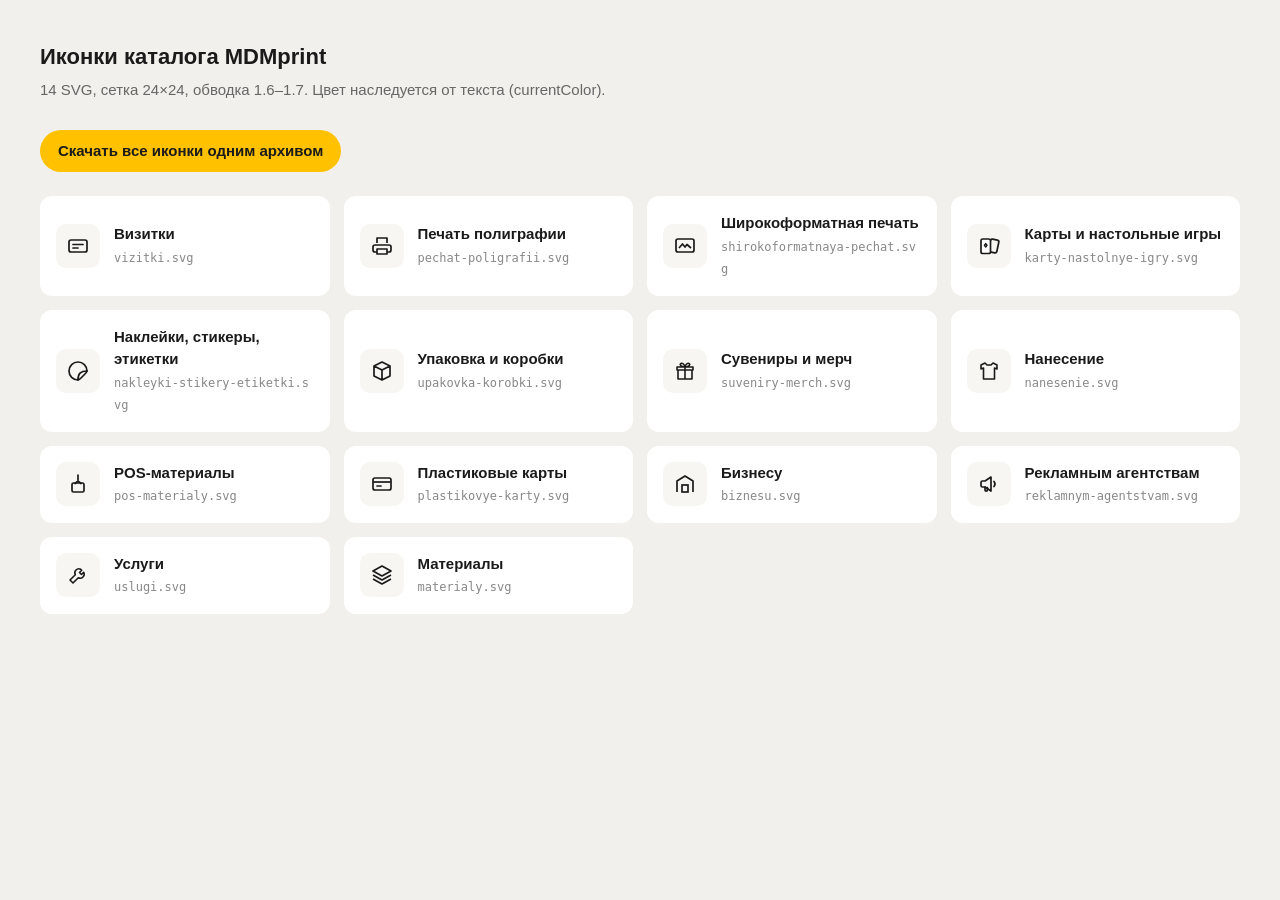
<file: assets/icons/catalog/index.html>
<!doctype html><html lang="ru"><meta charset="utf-8">
<title>Иконки каталога MDMprint</title>
<style>
body{font:15px/1.5 -apple-system,Segoe UI,Roboto,sans-serif;margin:40px;background:#f2f0ec;color:#1a1a1a}
h1{font-size:22px;margin:0 0 6px}p.sub{margin:0 0 28px;color:#666}
a.dl{display:inline-block;margin:0 0 24px;padding:10px 18px;border-radius:999px;background:#FFC100;color:#1a1a1a;text-decoration:none;font-weight:600}
.grid{display:grid;grid-template-columns:repeat(auto-fill,minmax(230px,1fr));gap:14px}
figure{margin:0;background:#fff;border-radius:12px;padding:16px;display:flex;gap:14px;align-items:center}
.ic{width:44px;height:44px;flex:none;display:grid;place-items:center;background:#f7f6f3;border-radius:10px;color:#1a1a1a}
figcaption{min-width:0}figcaption b{display:block;font-weight:600}
code{font-size:12px;color:#888;word-break:break-all}
</style>
<h1>Иконки каталога MDMprint</h1>
<p class="sub">14 SVG, сетка 24×24, обводка 1.6–1.7. Цвет наследуется от текста (currentColor).</p>
<a class="dl" href="mdmprint-icons-catalog.zip" download>Скачать все иконки одним архивом</a>
<div class="grid"><figure><div class="ic"><svg xmlns="http://www.w3.org/2000/svg" width="24" height="24" viewBox="0 0 24 24" fill="none"><rect x="3" y="6" width="18" height="12" rx="2" stroke="currentColor" stroke-width="1.7"/><path d="M7 14h5M7 10.5h10" stroke="currentColor" stroke-width="1.7" stroke-linecap="round"/></svg></div><figcaption><b>Визитки</b><code>vizitki.svg</code></figcaption></figure>
<figure><div class="ic"><svg xmlns="http://www.w3.org/2000/svg" width="24" height="24" viewBox="0 0 24 24" fill="none"><path d="M7 9V4h10v5M7 18H5a2 2 0 0 1-2-2v-3a2 2 0 0 1 2-2h14a2 2 0 0 1 2 2v3a2 2 0 0 1-2 2h-2M7 15h10v5H7z" stroke="currentColor" stroke-width="1.7" stroke-linejoin="round"/></svg></div><figcaption><b>Печать полиграфии</b><code>pechat-poligrafii.svg</code></figcaption></figure>
<figure><div class="ic"><svg xmlns="http://www.w3.org/2000/svg" width="24" height="24" viewBox="0 0 24 24" fill="none"><rect x="3" y="5" width="18" height="13" rx="2" stroke="currentColor" stroke-width="1.7"/><path d="m6 14 3.5-4 2.5 3 2-2.5L18 14" stroke="currentColor" stroke-width="1.7" stroke-linejoin="round"/></svg></div><figcaption><b>Широкоформатная печать</b><code>shirokoformatnaya-pechat.svg</code></figcaption></figure>
<figure><div class="ic"><svg xmlns="http://www.w3.org/2000/svg" width="24" height="24" viewBox="0 0 24 24" fill="none"><rect x="12.4" y="5.5" width="8.5" height="13" rx="1.8" transform="rotate(12 16.6 12)" stroke="currentColor" stroke-width="1.7" stroke-linejoin="round"/><rect x="4" y="5" width="9.5" height="14.5" rx="1.8" fill="#ffffff" stroke="currentColor" stroke-width="1.7" stroke-linejoin="round"/><path d="M8.7 9.6 10 11.3 8.7 13 7.4 11.3z" stroke="currentColor" stroke-width="1.4" stroke-linejoin="round"/></svg></div><figcaption><b>Карты и настольные игры</b><code>karty-nastolnye-igry.svg</code></figcaption></figure>
<figure><div class="ic"><svg xmlns="http://www.w3.org/2000/svg" width="24" height="24" viewBox="0 0 24 24" fill="none"><path d="M12 21a9 9 0 1 1 9-9c0 1-1.2 2.2-3 4l-2 2c-1.8 1.8-3 3-4 3Z" stroke="currentColor" stroke-width="1.7" stroke-linejoin="round"/><path d="M21 12c-3.3 0-5.6.8-7 2.2S12 18 12 21" stroke="currentColor" stroke-width="1.7" stroke-linecap="round" stroke-linejoin="round"/></svg></div><figcaption><b>Наклейки, стикеры, этикетки</b><code>nakleyki-stikery-etiketki.svg</code></figcaption></figure>
<figure><div class="ic"><svg xmlns="http://www.w3.org/2000/svg" width="24" height="24" viewBox="0 0 24 24" fill="none"><path d="M12 3 4 7v10l8 4 8-4V7zM4 7l8 4 8-4M12 11v10" stroke="currentColor" stroke-width="1.7" stroke-linejoin="round"/></svg></div><figcaption><b>Упаковка и коробки</b><code>upakovka-korobki.svg</code></figcaption></figure>
<figure><div class="ic"><svg xmlns="http://www.w3.org/2000/svg" width="24" height="24" viewBox="0 0 24 24" fill="none"><path d="M4 8h16v3H4zM5 11h14v9H5zM12 8v12M12 8S10.5 3 8 4.5 9.5 8 12 8ZM12 8s1.5-5 4-3.5S14.5 8 12 8Z" stroke="currentColor" stroke-width="1.6" stroke-linejoin="round"/></svg></div><figcaption><b>Сувениры и мерч</b><code>suveniry-merch.svg</code></figcaption></figure>
<figure><div class="ic"><svg xmlns="http://www.w3.org/2000/svg" width="24" height="24" viewBox="0 0 24 24" fill="none"><path d="M8 4 4 6v4l2.5-1V20h11V9l2.5 1V6l-4-2-2 2H10z" stroke="currentColor" stroke-width="1.6" stroke-linejoin="round"/></svg></div><figcaption><b>Нанесение</b><code>nanesenie.svg</code></figcaption></figure>
<figure><div class="ic"><svg xmlns="http://www.w3.org/2000/svg" width="24" height="24" viewBox="0 0 24 24" fill="none"><path d="M12 3v6M12 9l3 2.5M12 9 9 11.5" stroke="currentColor" stroke-width="1.7" stroke-linecap="round"/><rect x="6" y="11" width="12" height="9" rx="1.5" stroke="currentColor" stroke-width="1.7"/></svg></div><figcaption><b>POS-материалы</b><code>pos-materialy.svg</code></figcaption></figure>
<figure><div class="ic"><svg xmlns="http://www.w3.org/2000/svg" width="24" height="24" viewBox="0 0 24 24" fill="none"><rect x="3" y="6" width="18" height="12" rx="2" stroke="currentColor" stroke-width="1.7"/><path d="M3 10h18" stroke="currentColor" stroke-width="1.7"/><path d="M7 14h4" stroke="currentColor" stroke-width="1.7" stroke-linecap="round"/></svg></div><figcaption><b>Пластиковые карты</b><code>plastikovye-karty.svg</code></figcaption></figure>
<figure><div class="ic"><svg xmlns="http://www.w3.org/2000/svg" width="24" height="24" viewBox="0 0 24 24" fill="none"><path d="M4 20V9l8-5 8 5v11" stroke="currentColor" stroke-width="1.7" stroke-linejoin="round"/><rect x="9" y="13" width="6" height="7" stroke="currentColor" stroke-width="1.7"/></svg></div><figcaption><b>Бизнесу</b><code>biznesu.svg</code></figcaption></figure>
<figure><div class="ic"><svg xmlns="http://www.w3.org/2000/svg" width="24" height="24" viewBox="0 0 24 24" fill="none"><path d="M4 10.5v3A1.5 1.5 0 0 0 5.5 15H8l6 4V5L8 9H5.5A1.5 1.5 0 0 0 4 10.5Z" stroke="currentColor" stroke-width="1.7" stroke-linejoin="round" stroke-linecap="round"/><path d="M8 15v3a1.2 1.2 0 0 0 2.4 0v-2.3" stroke="currentColor" stroke-width="1.7" stroke-linejoin="round" stroke-linecap="round"/><path d="M17 9.5a4 4 0 0 1 0 5" stroke="currentColor" stroke-width="1.7" stroke-linecap="round"/></svg></div><figcaption><b>Рекламным агентствам</b><code>reklamnym-agentstvam.svg</code></figcaption></figure>
<figure><div class="ic"><svg xmlns="http://www.w3.org/2000/svg" width="24" height="24" viewBox="0 0 24 24" fill="none"><path d="M14.7 6.3a4 4 0 0 0-5.4 5.4L4 17l3 3 5.3-5.3a4 4 0 0 0 5.4-5.4l-2.2 2.2-2-2 2.2-2.2Z" stroke="currentColor" stroke-width="1.6" stroke-linejoin="round"/></svg></div><figcaption><b>Услуги</b><code>uslugi.svg</code></figcaption></figure>
<figure><div class="ic"><svg xmlns="http://www.w3.org/2000/svg" width="24" height="24" viewBox="0 0 24 24" fill="none"><path d="M12 3 3 8l9 5 9-5-9-5Z" stroke="currentColor" stroke-width="1.7" stroke-linejoin="round"/><path d="M3 12l9 5 9-5" stroke="currentColor" stroke-width="1.7" stroke-linejoin="round"/><path d="M3 16l9 5 9-5" stroke="currentColor" stroke-width="1.7" stroke-linejoin="round"/></svg></div><figcaption><b>Материалы</b><code>materialy.svg</code></figcaption></figure></div>
</html>
</file>
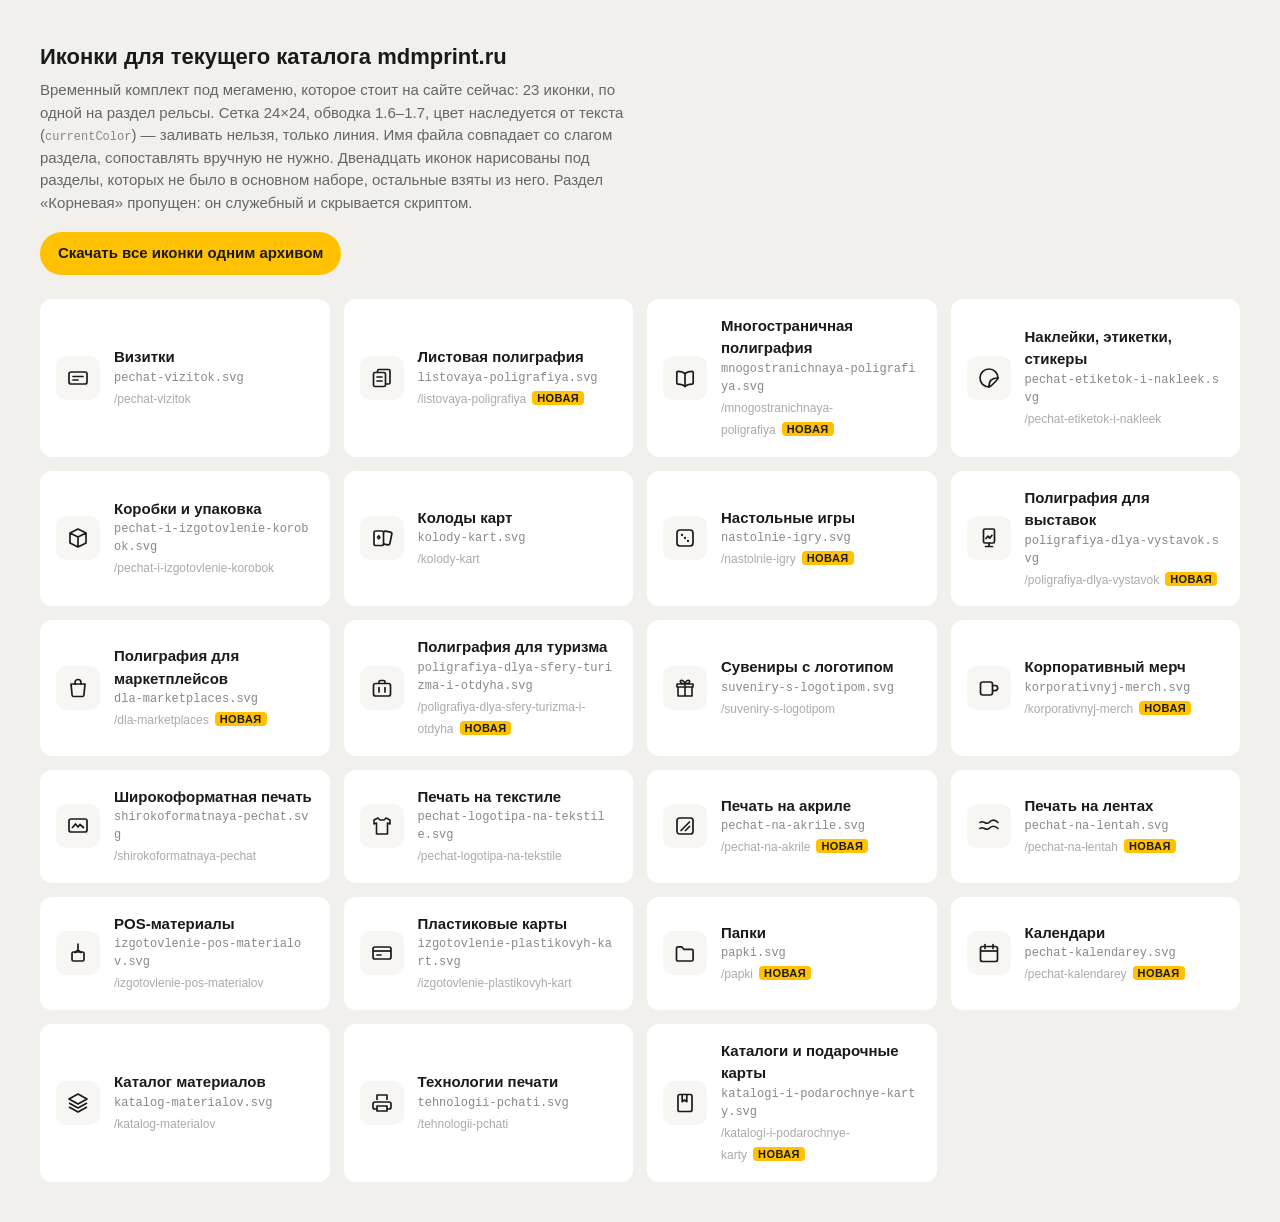
<file: assets/icons/catalog/current/index.html>
<!doctype html><html lang="ru"><meta charset="utf-8">
<title>Иконки текущего каталога MDMprint</title>
<style>
body{font:15px/1.5 -apple-system,Segoe UI,Roboto,sans-serif;margin:40px;background:#f2f0ec;color:#1a1a1a}
h1{font-size:22px;margin:0 0 6px}p.sub{margin:0 0 18px;color:#666;max-width:70ch}
a.dl{display:inline-block;margin:0 0 24px;padding:10px 18px;border-radius:999px;background:#FFC100;color:#1a1a1a;text-decoration:none;font-weight:600}
.grid{display:grid;grid-template-columns:repeat(auto-fill,minmax(280px,1fr));gap:14px}
figure{margin:0;background:#fff;border-radius:12px;padding:16px;display:flex;gap:14px;align-items:center}
.ic{width:44px;height:44px;flex:none;display:grid;place-items:center;background:#f7f6f3;border-radius:10px;color:#1a1a1a}
figcaption{min-width:0}figcaption b{display:block;font-weight:600}
code{font-size:12px;color:#888;word-break:break-all;display:block}
.u{font-size:12px;color:#aaa}
figcaption i{font-style:normal;font-size:11px;font-weight:700;text-transform:uppercase;letter-spacing:.04em;
  background:#FFC100;border-radius:4px;padding:1px 5px;margin-left:6px;vertical-align:1px}
</style>
<h1>Иконки для текущего каталога mdmprint.ru</h1>
<p class="sub">Временный комплект под мегаменю, которое стоит на сайте сейчас: 23 иконки,
по одной на раздел рельсы. Сетка 24×24, обводка 1.6–1.7, цвет наследуется от текста
(<code style="display:inline">currentColor</code>) — заливать нельзя, только линия. Имя файла
совпадает со слагом раздела, сопоставлять вручную не нужно. Двенадцать иконок нарисованы под
разделы, которых не было в основном наборе, остальные взяты из него. Раздел «Корневая»
пропущен: он служебный и скрывается скриптом.</p>
<a class="dl" href="mdmprint-icons-current.zip" download>Скачать все иконки одним архивом</a>
<div class="grid"><figure><div class="ic"><svg xmlns="http://www.w3.org/2000/svg" width="24" height="24" viewBox="0 0 24 24" fill="none"><rect x="3" y="6" width="18" height="12" rx="2" stroke="currentColor" stroke-width="1.7"/><path d="M7 14h5M7 10.5h10" stroke="currentColor" stroke-width="1.7" stroke-linecap="round"/></svg>
</div><figcaption><b>Визитки</b><code>pechat-vizitok.svg</code><span class="u">/pechat-vizitok</span></figcaption></figure><figure><div class="ic"><svg xmlns="http://www.w3.org/2000/svg" width="24" height="24" viewBox="0 0 24 24" fill="none"><rect x="3.5" y="6.5" width="12" height="14" rx="1.5" stroke="currentColor" stroke-width="1.7" stroke-linejoin="round"/><path d="M7.5 6.5V5A1.5 1.5 0 0 1 9 3.5h9.5A1.5 1.5 0 0 1 20 5v11.5a1.5 1.5 0 0 1-1.5 1.5h-3" stroke="currentColor" stroke-width="1.7" stroke-linejoin="round"/><path d="M7 11h5M7 15h5" stroke="currentColor" stroke-width="1.7" stroke-linecap="round"/></svg></div><figcaption><b>Листовая полиграфия</b><code>listovaya-poligrafiya.svg</code><span class="u">/listovaya-poligrafiya</span><i>новая</i></figcaption></figure><figure><div class="ic"><svg xmlns="http://www.w3.org/2000/svg" width="24" height="24" viewBox="0 0 24 24" fill="none"><path d="M12 7.6C10.5 6.1 8.4 5.3 5 5.3c-.7 0-1.2.5-1.2 1.2v10.4c0 .7.5 1.2 1.2 1.2 3.4 0 5.5.8 7 2.3 1.5-1.5 3.6-2.3 7-2.3.7 0 1.2-.5 1.2-1.2V6.5c0-.7-.5-1.2-1.2-1.2-3.4 0-5.5.8-7 2.3Z" stroke="currentColor" stroke-width="1.7" stroke-linejoin="round"/><path d="M12 7.6v12.8" stroke="currentColor" stroke-width="1.7" stroke-linecap="round"/></svg></div><figcaption><b>Многостраничная полиграфия</b><code>mnogostranichnaya-poligrafiya.svg</code><span class="u">/mnogostranichnaya-poligrafiya</span><i>новая</i></figcaption></figure><figure><div class="ic"><svg xmlns="http://www.w3.org/2000/svg" width="24" height="24" viewBox="0 0 24 24" fill="none"><path d="M12 21a9 9 0 1 1 9-9c0 1-1.2 2.2-3 4l-2 2c-1.8 1.8-3 3-4 3Z" stroke="currentColor" stroke-width="1.7" stroke-linejoin="round"/><path d="M21 12c-3.3 0-5.6.8-7 2.2S12 18 12 21" stroke="currentColor" stroke-width="1.7" stroke-linecap="round" stroke-linejoin="round"/></svg>
</div><figcaption><b>Наклейки, этикетки, стикеры</b><code>pechat-etiketok-i-nakleek.svg</code><span class="u">/pechat-etiketok-i-nakleek</span></figcaption></figure><figure><div class="ic"><svg xmlns="http://www.w3.org/2000/svg" width="24" height="24" viewBox="0 0 24 24" fill="none"><path d="M12 3 4 7v10l8 4 8-4V7zM4 7l8 4 8-4M12 11v10" stroke="currentColor" stroke-width="1.7" stroke-linejoin="round"/></svg>
</div><figcaption><b>Коробки и упаковка</b><code>pechat-i-izgotovlenie-korobok.svg</code><span class="u">/pechat-i-izgotovlenie-korobok</span></figcaption></figure><figure><div class="ic"><svg xmlns="http://www.w3.org/2000/svg" width="24" height="24" viewBox="0 0 24 24" fill="none"><rect x="12.4" y="5.5" width="8.5" height="13" rx="1.8" transform="rotate(12 16.6 12)" stroke="currentColor" stroke-width="1.7" stroke-linejoin="round"/><rect x="4" y="5" width="9.5" height="14.5" rx="1.8" fill="#ffffff" stroke="currentColor" stroke-width="1.7" stroke-linejoin="round"/><path d="M8.7 9.6 10 11.3 8.7 13 7.4 11.3z" stroke="currentColor" stroke-width="1.4" stroke-linejoin="round"/></svg>
</div><figcaption><b>Колоды карт</b><code>kolody-kart.svg</code><span class="u">/kolody-kart</span></figcaption></figure><figure><div class="ic"><svg xmlns="http://www.w3.org/2000/svg" width="24" height="24" viewBox="0 0 24 24" fill="none"><rect x="4" y="4" width="16" height="16" rx="3" stroke="currentColor" stroke-width="1.7"/><circle cx="9" cy="9" r="1.15" fill="currentColor"/><circle cx="12" cy="12" r="1.15" fill="currentColor"/><circle cx="15" cy="15" r="1.15" fill="currentColor"/></svg></div><figcaption><b>Настольные игры</b><code>nastolnie-igry.svg</code><span class="u">/nastolnie-igry</span><i>новая</i></figcaption></figure><figure><div class="ic"><svg xmlns="http://www.w3.org/2000/svg" width="24" height="24" viewBox="0 0 24 24" fill="none"><rect x="6.5" y="3" width="11" height="14" rx="1.4" stroke="currentColor" stroke-width="1.7" stroke-linejoin="round"/><path d="M9 12.5l2-2.4 1.7 2 2.3-2.8" stroke="currentColor" stroke-width="1.7" stroke-linecap="round" stroke-linejoin="round"/><path d="M12 17v3.5M8.5 20.5h7" stroke="currentColor" stroke-width="1.7" stroke-linecap="round"/></svg></div><figcaption><b>Полиграфия для выставок</b><code>poligrafiya-dlya-vystavok.svg</code><span class="u">/poligrafiya-dlya-vystavok</span><i>новая</i></figcaption></figure><figure><div class="ic"><svg xmlns="http://www.w3.org/2000/svg" width="24" height="24" viewBox="0 0 24 24" fill="none"><path d="M5 8h14l-1.1 11.2a1.5 1.5 0 0 1-1.5 1.3H7.6a1.5 1.5 0 0 1-1.5-1.3L5 8Z" stroke="currentColor" stroke-width="1.7" stroke-linejoin="round"/><path d="M9 8V6.5a3 3 0 0 1 6 0V8" stroke="currentColor" stroke-width="1.7" stroke-linecap="round"/></svg></div><figcaption><b>Полиграфия для маркетплейсов</b><code>dla-marketplaces.svg</code><span class="u">/dla-marketplaces</span><i>новая</i></figcaption></figure><figure><div class="ic"><svg xmlns="http://www.w3.org/2000/svg" width="24" height="24" viewBox="0 0 24 24" fill="none"><rect x="3.5" y="7.5" width="17" height="12.5" rx="2" stroke="currentColor" stroke-width="1.7"/><path d="M9 7.5V5.9c0-.8.6-1.4 1.4-1.4h3.2c.8 0 1.4.6 1.4 1.4v1.6" stroke="currentColor" stroke-width="1.7" stroke-linejoin="round"/><path d="M9 11.5v4.5M15 11.5v4.5" stroke="currentColor" stroke-width="1.7" stroke-linecap="round"/></svg></div><figcaption><b>Полиграфия для туризма</b><code>poligrafiya-dlya-sfery-turizma-i-otdyha.svg</code><span class="u">/poligrafiya-dlya-sfery-turizma-i-otdyha</span><i>новая</i></figcaption></figure><figure><div class="ic"><svg xmlns="http://www.w3.org/2000/svg" width="24" height="24" viewBox="0 0 24 24" fill="none"><path d="M4 8h16v3H4zM5 11h14v9H5zM12 8v12M12 8S10.5 3 8 4.5 9.5 8 12 8ZM12 8s1.5-5 4-3.5S14.5 8 12 8Z" stroke="currentColor" stroke-width="1.6" stroke-linejoin="round"/></svg>
</div><figcaption><b>Сувениры с логотипом</b><code>suveniry-s-logotipom.svg</code><span class="u">/suveniry-s-logotipom</span></figcaption></figure><figure><div class="ic"><svg xmlns="http://www.w3.org/2000/svg" width="24" height="24" viewBox="0 0 24 24" fill="none"><rect x="3.5" y="6" width="12" height="13" rx="2.2" stroke="currentColor" stroke-width="1.7"/><path d="M15.5 9.5h2.6a2.6 2.6 0 0 1 0 5.2h-2.6" stroke="currentColor" stroke-width="1.7" stroke-linejoin="round"/></svg></div><figcaption><b>Корпоративный мерч</b><code>korporativnyj-merch.svg</code><span class="u">/korporativnyj-merch</span><i>новая</i></figcaption></figure><figure><div class="ic"><svg xmlns="http://www.w3.org/2000/svg" width="24" height="24" viewBox="0 0 24 24" fill="none"><rect x="3" y="5" width="18" height="13" rx="2" stroke="currentColor" stroke-width="1.7"/><path d="m6 14 3.5-4 2.5 3 2-2.5L18 14" stroke="currentColor" stroke-width="1.7" stroke-linejoin="round"/></svg>
</div><figcaption><b>Широкоформатная печать</b><code>shirokoformatnaya-pechat.svg</code><span class="u">/shirokoformatnaya-pechat</span></figcaption></figure><figure><div class="ic"><svg xmlns="http://www.w3.org/2000/svg" width="24" height="24" viewBox="0 0 24 24" fill="none"><path d="M8 4 4 6v4l2.5-1V20h11V9l2.5 1V6l-4-2-2 2H10z" stroke="currentColor" stroke-width="1.6" stroke-linejoin="round"/></svg>
</div><figcaption><b>Печать на текстиле</b><code>pechat-logotipa-na-tekstile.svg</code><span class="u">/pechat-logotipa-na-tekstile</span></figcaption></figure><figure><div class="ic"><svg xmlns="http://www.w3.org/2000/svg" width="24" height="24" viewBox="0 0 24 24" fill="none"><rect x="4" y="4" width="16" height="16" rx="2.5" stroke="currentColor" stroke-width="1.7"/><path d="M8 16.5 16.5 8M12.5 16.5 16.5 12.5" stroke="currentColor" stroke-width="1.7" stroke-linecap="round"/></svg></div><figcaption><b>Печать на акриле</b><code>pechat-na-akrile.svg</code><span class="u">/pechat-na-akrile</span><i>новая</i></figcaption></figure><figure><div class="ic"><svg xmlns="http://www.w3.org/2000/svg" width="24" height="24" viewBox="0 0 24 24" fill="none"><path d="M3 8.5c3-3 6 3 9 0s6-3 9 0" stroke="currentColor" stroke-width="1.7" stroke-linecap="round"/><path d="M3 14.5c3-3 6 3 9 0s6-3 9 0" stroke="currentColor" stroke-width="1.7" stroke-linecap="round"/></svg></div><figcaption><b>Печать на лентах</b><code>pechat-na-lentah.svg</code><span class="u">/pechat-na-lentah</span><i>новая</i></figcaption></figure><figure><div class="ic"><svg xmlns="http://www.w3.org/2000/svg" width="24" height="24" viewBox="0 0 24 24" fill="none"><path d="M12 3v6M12 9l3 2.5M12 9 9 11.5" stroke="currentColor" stroke-width="1.7" stroke-linecap="round"/><rect x="6" y="11" width="12" height="9" rx="1.5" stroke="currentColor" stroke-width="1.7"/></svg>
</div><figcaption><b>POS-материалы</b><code>izgotovlenie-pos-materialov.svg</code><span class="u">/izgotovlenie-pos-materialov</span></figcaption></figure><figure><div class="ic"><svg xmlns="http://www.w3.org/2000/svg" width="24" height="24" viewBox="0 0 24 24" fill="none"><rect x="3" y="6" width="18" height="12" rx="2" stroke="currentColor" stroke-width="1.7"/><path d="M3 10h18" stroke="currentColor" stroke-width="1.7"/><path d="M7 14h4" stroke="currentColor" stroke-width="1.7" stroke-linecap="round"/></svg>
</div><figcaption><b>Пластиковые карты</b><code>izgotovlenie-plastikovyh-kart.svg</code><span class="u">/izgotovlenie-plastikovyh-kart</span></figcaption></figure><figure><div class="ic"><svg xmlns="http://www.w3.org/2000/svg" width="24" height="24" viewBox="0 0 24 24" fill="none"><path d="M3.5 7.4c0-.9.7-1.6 1.6-1.6h3.6l2.1 2.5h7.7c.9 0 1.6.7 1.6 1.6v8.5c0 .9-.7 1.6-1.6 1.6H5.1c-.9 0-1.6-.7-1.6-1.6V7.4Z" stroke="currentColor" stroke-width="1.7" stroke-linejoin="round"/></svg></div><figcaption><b>Папки</b><code>papki.svg</code><span class="u">/papki</span><i>новая</i></figcaption></figure><figure><div class="ic"><svg xmlns="http://www.w3.org/2000/svg" width="24" height="24" viewBox="0 0 24 24" fill="none"><rect x="3.5" y="5.5" width="17" height="15" rx="2" stroke="currentColor" stroke-width="1.7"/><path d="M3.5 10h17" stroke="currentColor" stroke-width="1.7"/><path d="M8 3.5v4M16 3.5v4" stroke="currentColor" stroke-width="1.7" stroke-linecap="round"/></svg></div><figcaption><b>Календари</b><code>pechat-kalendarey.svg</code><span class="u">/pechat-kalendarey</span><i>новая</i></figcaption></figure><figure><div class="ic"><svg xmlns="http://www.w3.org/2000/svg" width="24" height="24" viewBox="0 0 24 24" fill="none"><path d="M12 3 3 8l9 5 9-5-9-5Z" stroke="currentColor" stroke-width="1.7" stroke-linejoin="round"/><path d="M3 12l9 5 9-5" stroke="currentColor" stroke-width="1.7" stroke-linejoin="round"/><path d="M3 16l9 5 9-5" stroke="currentColor" stroke-width="1.7" stroke-linejoin="round"/></svg>
</div><figcaption><b>Каталог материалов</b><code>katalog-materialov.svg</code><span class="u">/katalog-materialov</span></figcaption></figure><figure><div class="ic"><svg xmlns="http://www.w3.org/2000/svg" width="24" height="24" viewBox="0 0 24 24" fill="none"><path d="M7 9V4h10v5M7 18H5a2 2 0 0 1-2-2v-3a2 2 0 0 1 2-2h14a2 2 0 0 1 2 2v3a2 2 0 0 1-2 2h-2M7 15h10v5H7z" stroke="currentColor" stroke-width="1.7" stroke-linejoin="round"/></svg>
</div><figcaption><b>Технологии печати</b><code>tehnologii-pchati.svg</code><span class="u">/tehnologii-pchati</span></figcaption></figure><figure><div class="ic"><svg xmlns="http://www.w3.org/2000/svg" width="24" height="24" viewBox="0 0 24 24" fill="none"><rect x="5" y="3.5" width="14" height="17" rx="1.8" stroke="currentColor" stroke-width="1.7" stroke-linejoin="round"/><path d="M9.2 3.5v7.2l2.3-1.7 2.3 1.7V3.5" stroke="currentColor" stroke-width="1.7" stroke-linejoin="round"/></svg></div><figcaption><b>Каталоги и подарочные карты</b><code>katalogi-i-podarochnye-karty.svg</code><span class="u">/katalogi-i-podarochnye-karty</span><i>новая</i></figcaption></figure></div>
</html>
</file>
